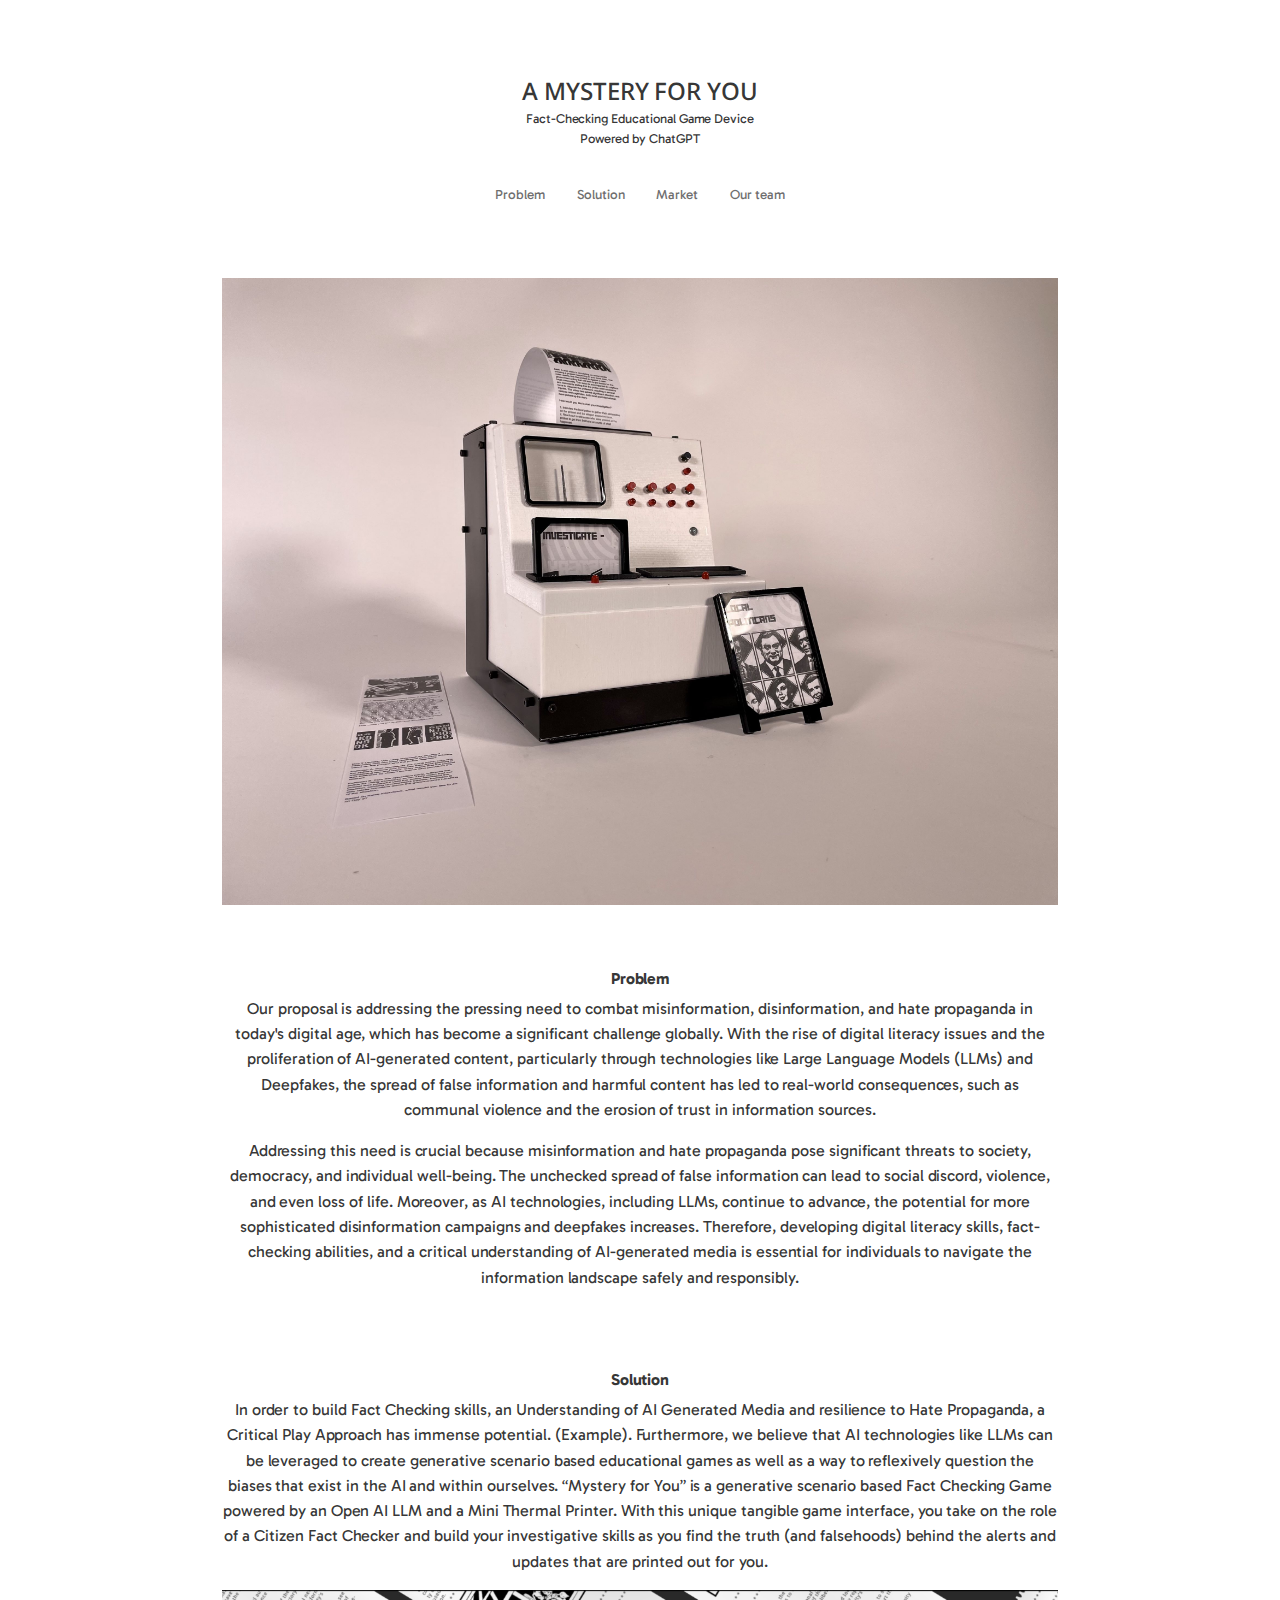
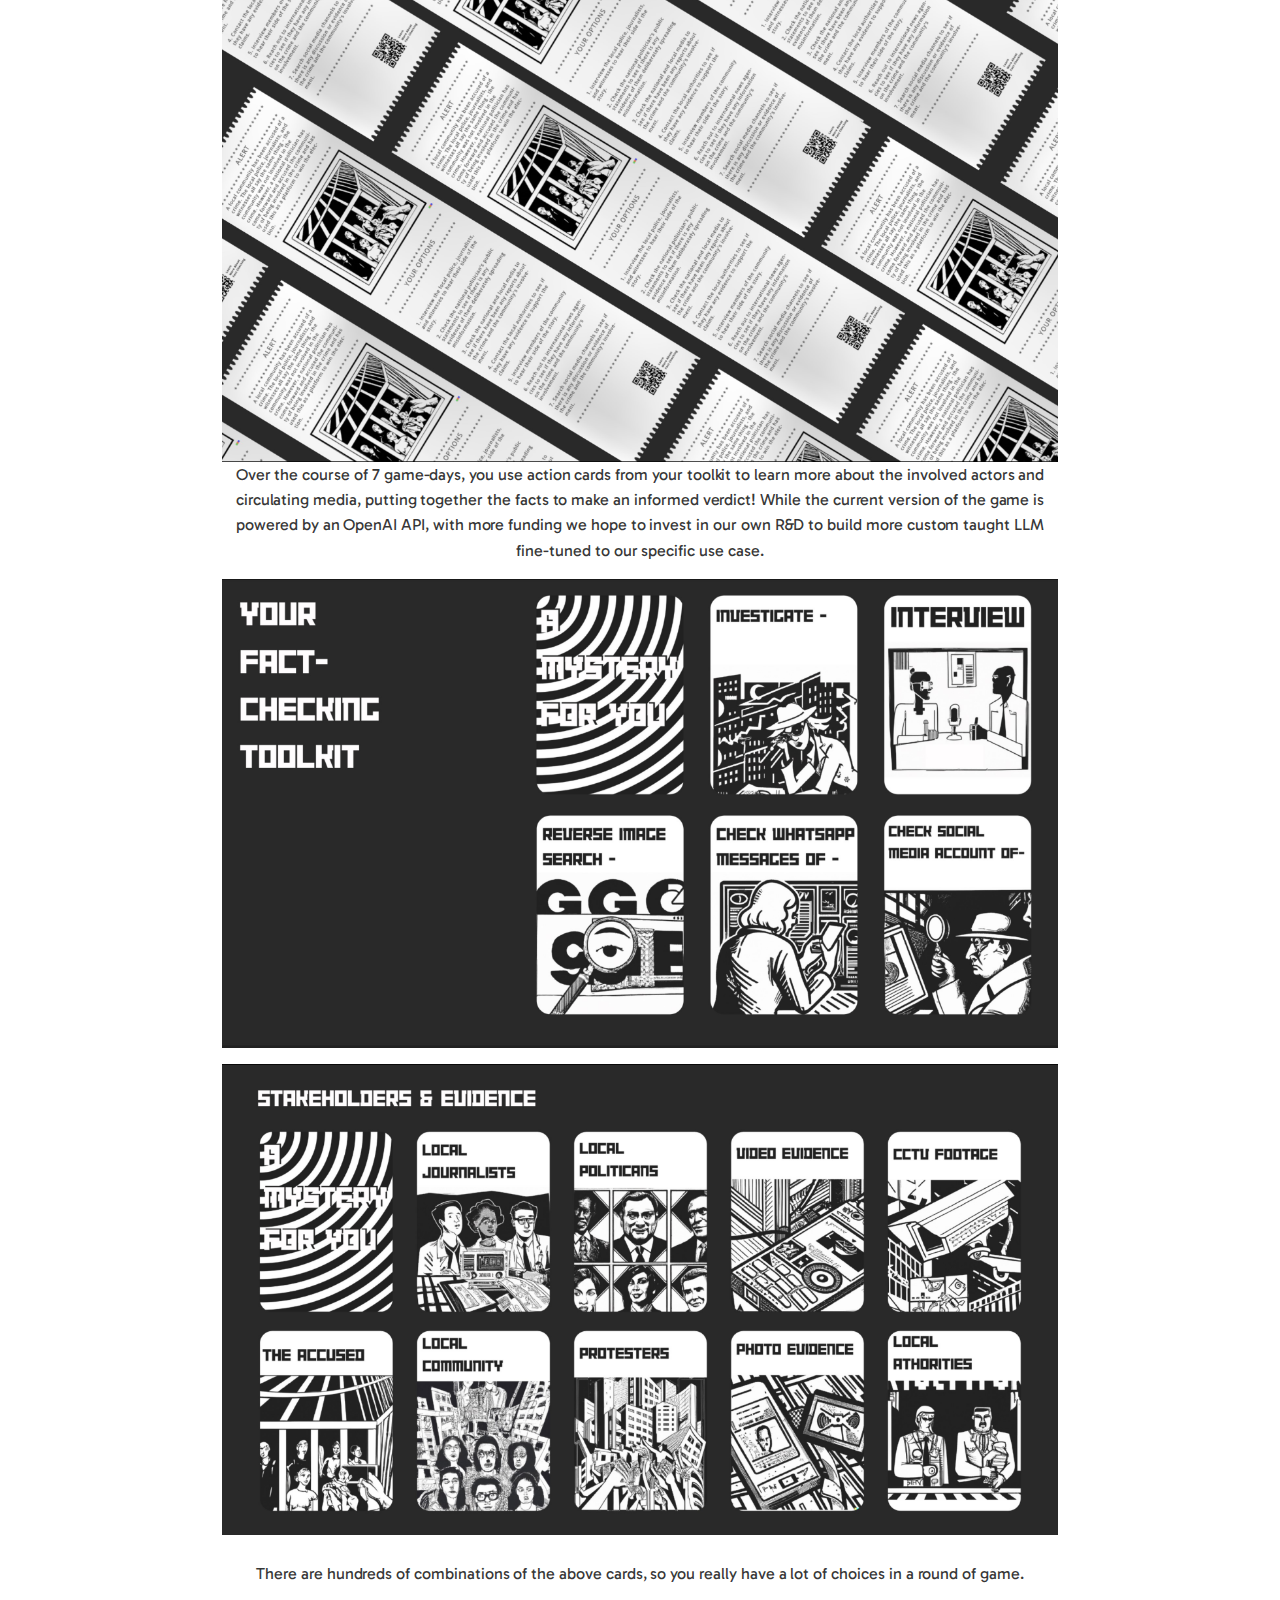
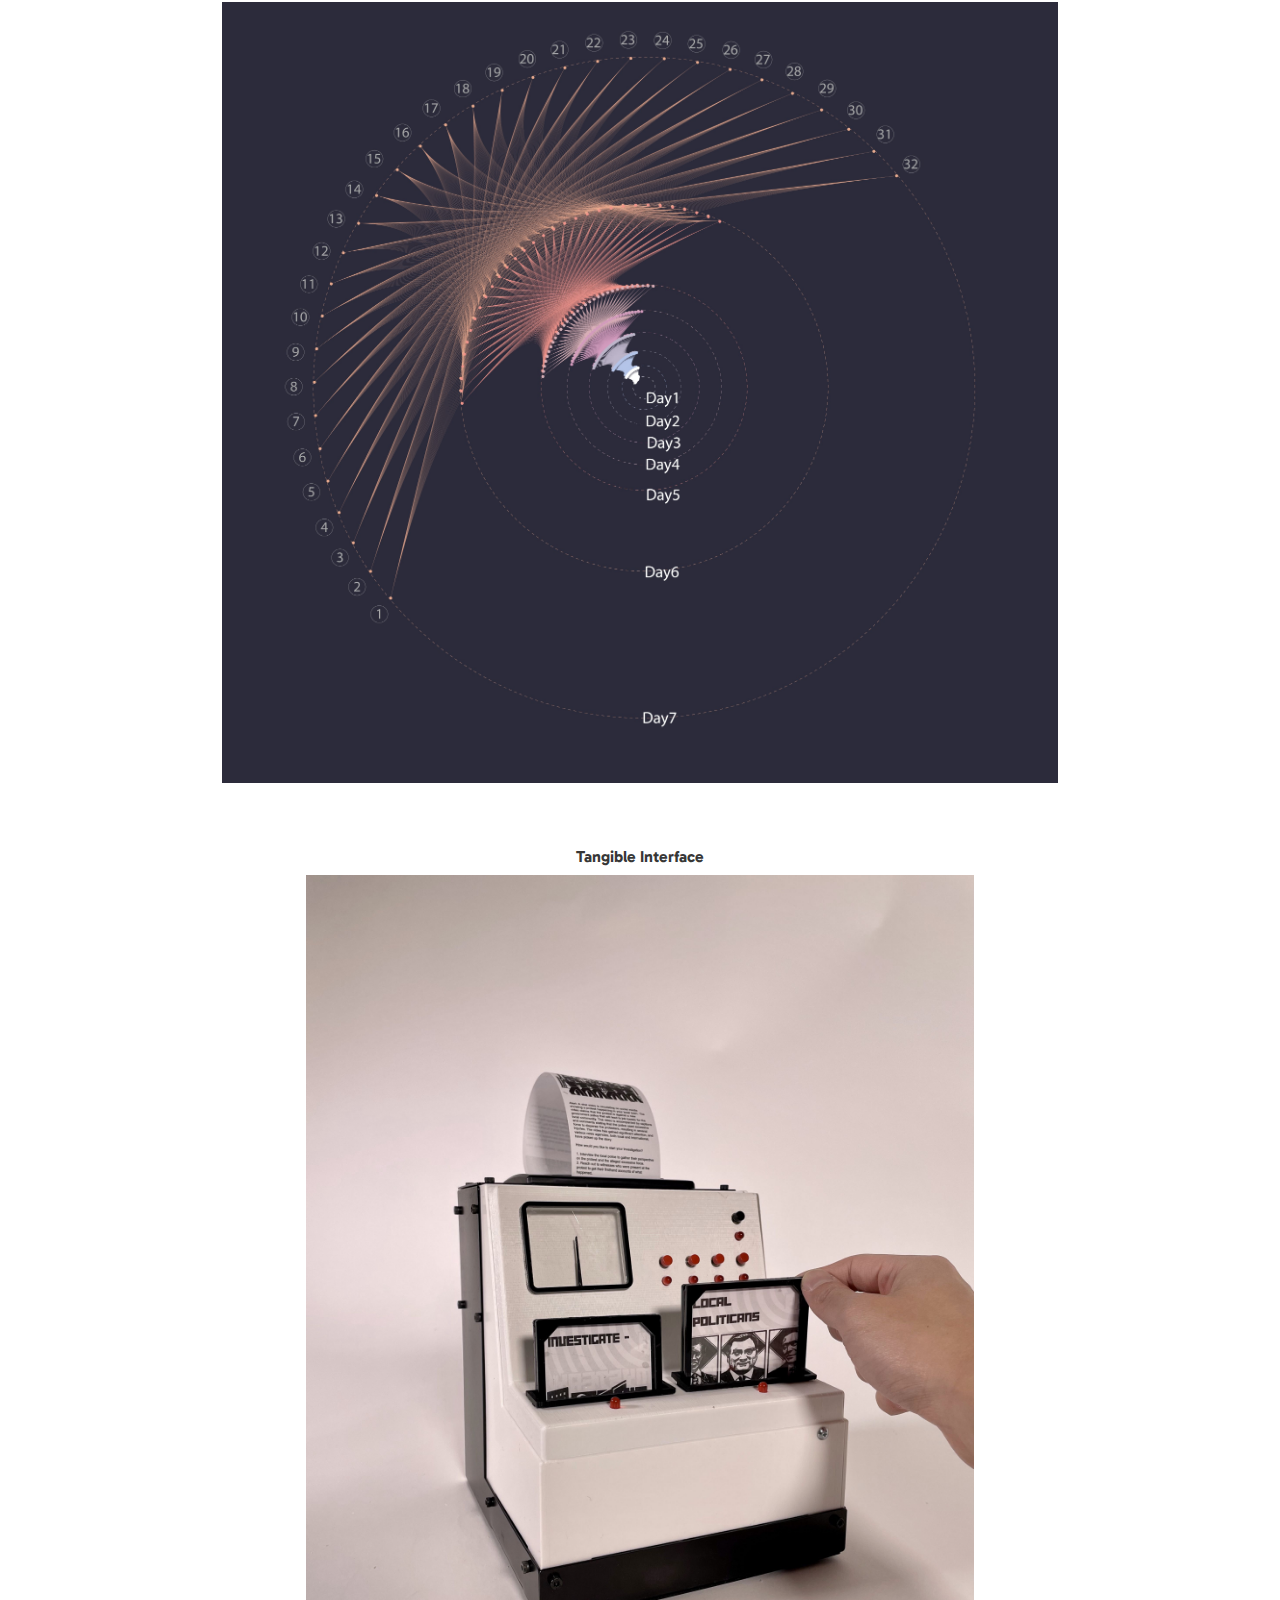
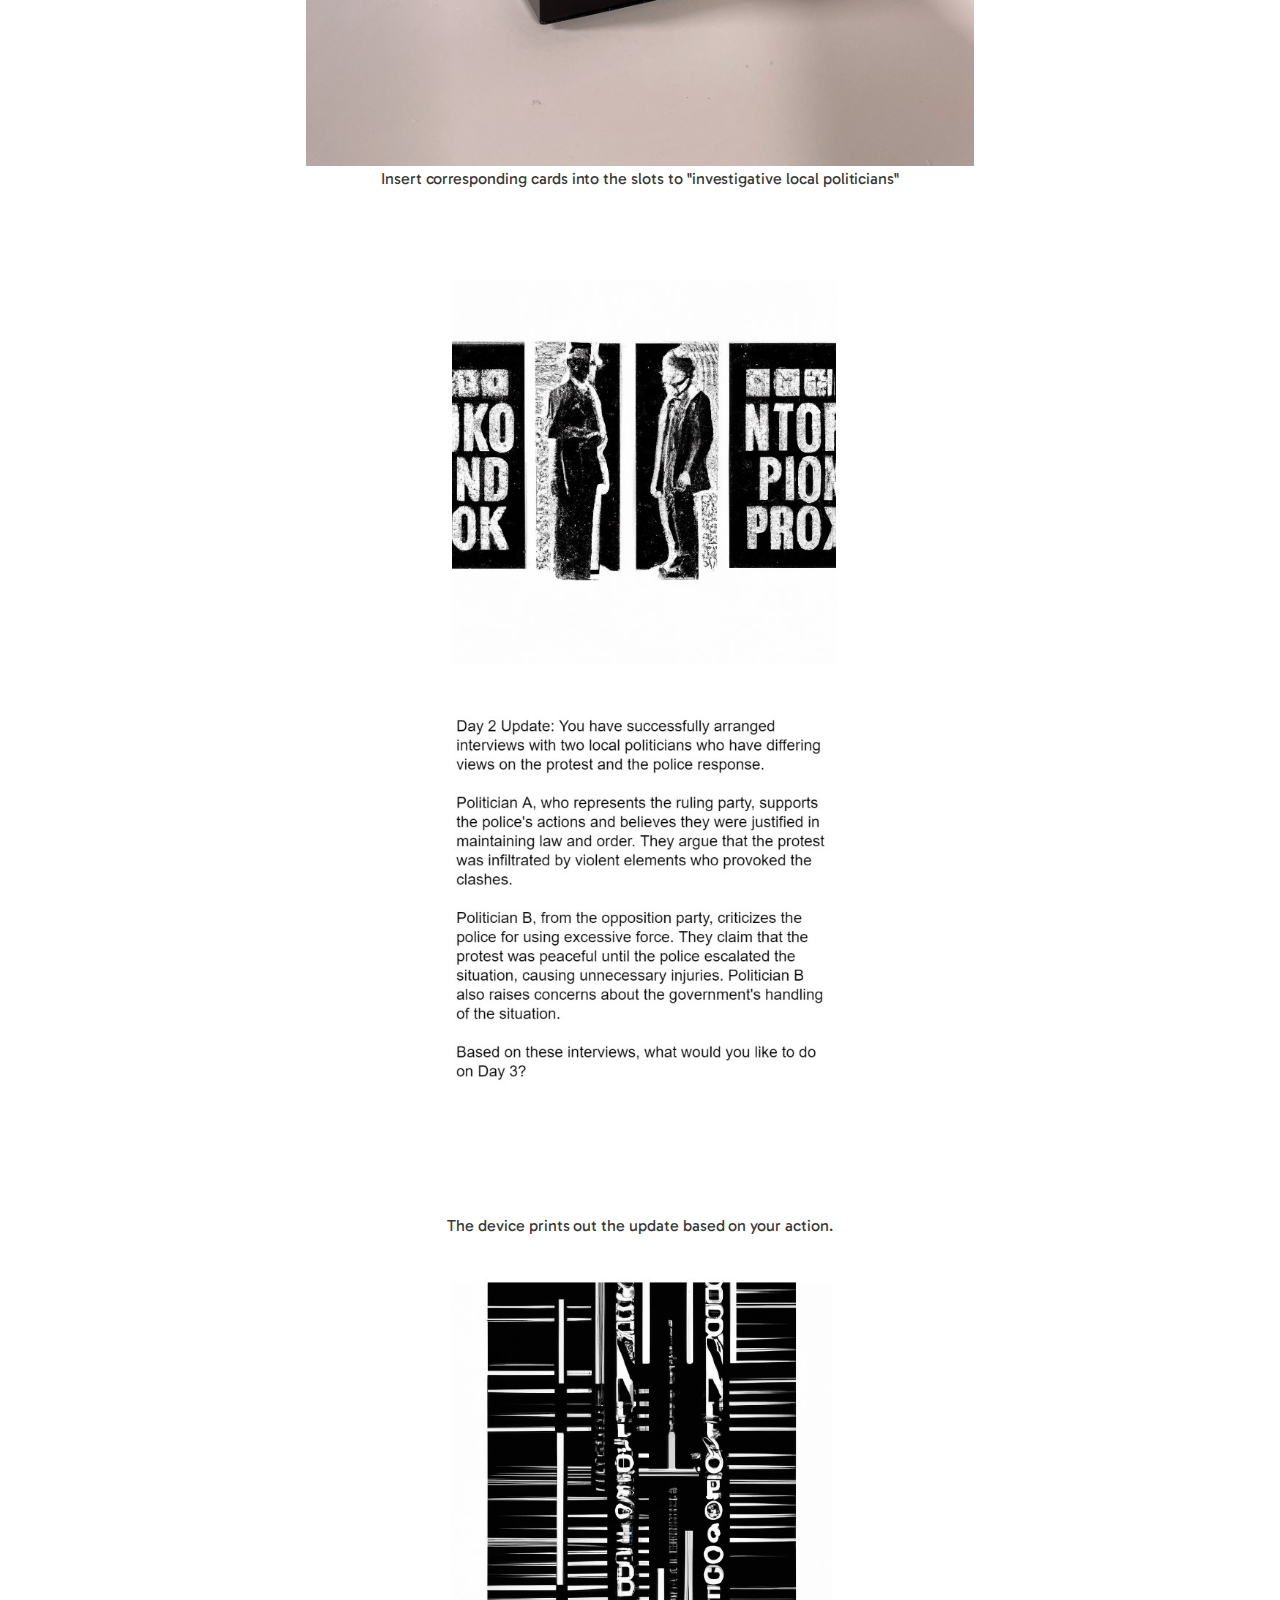
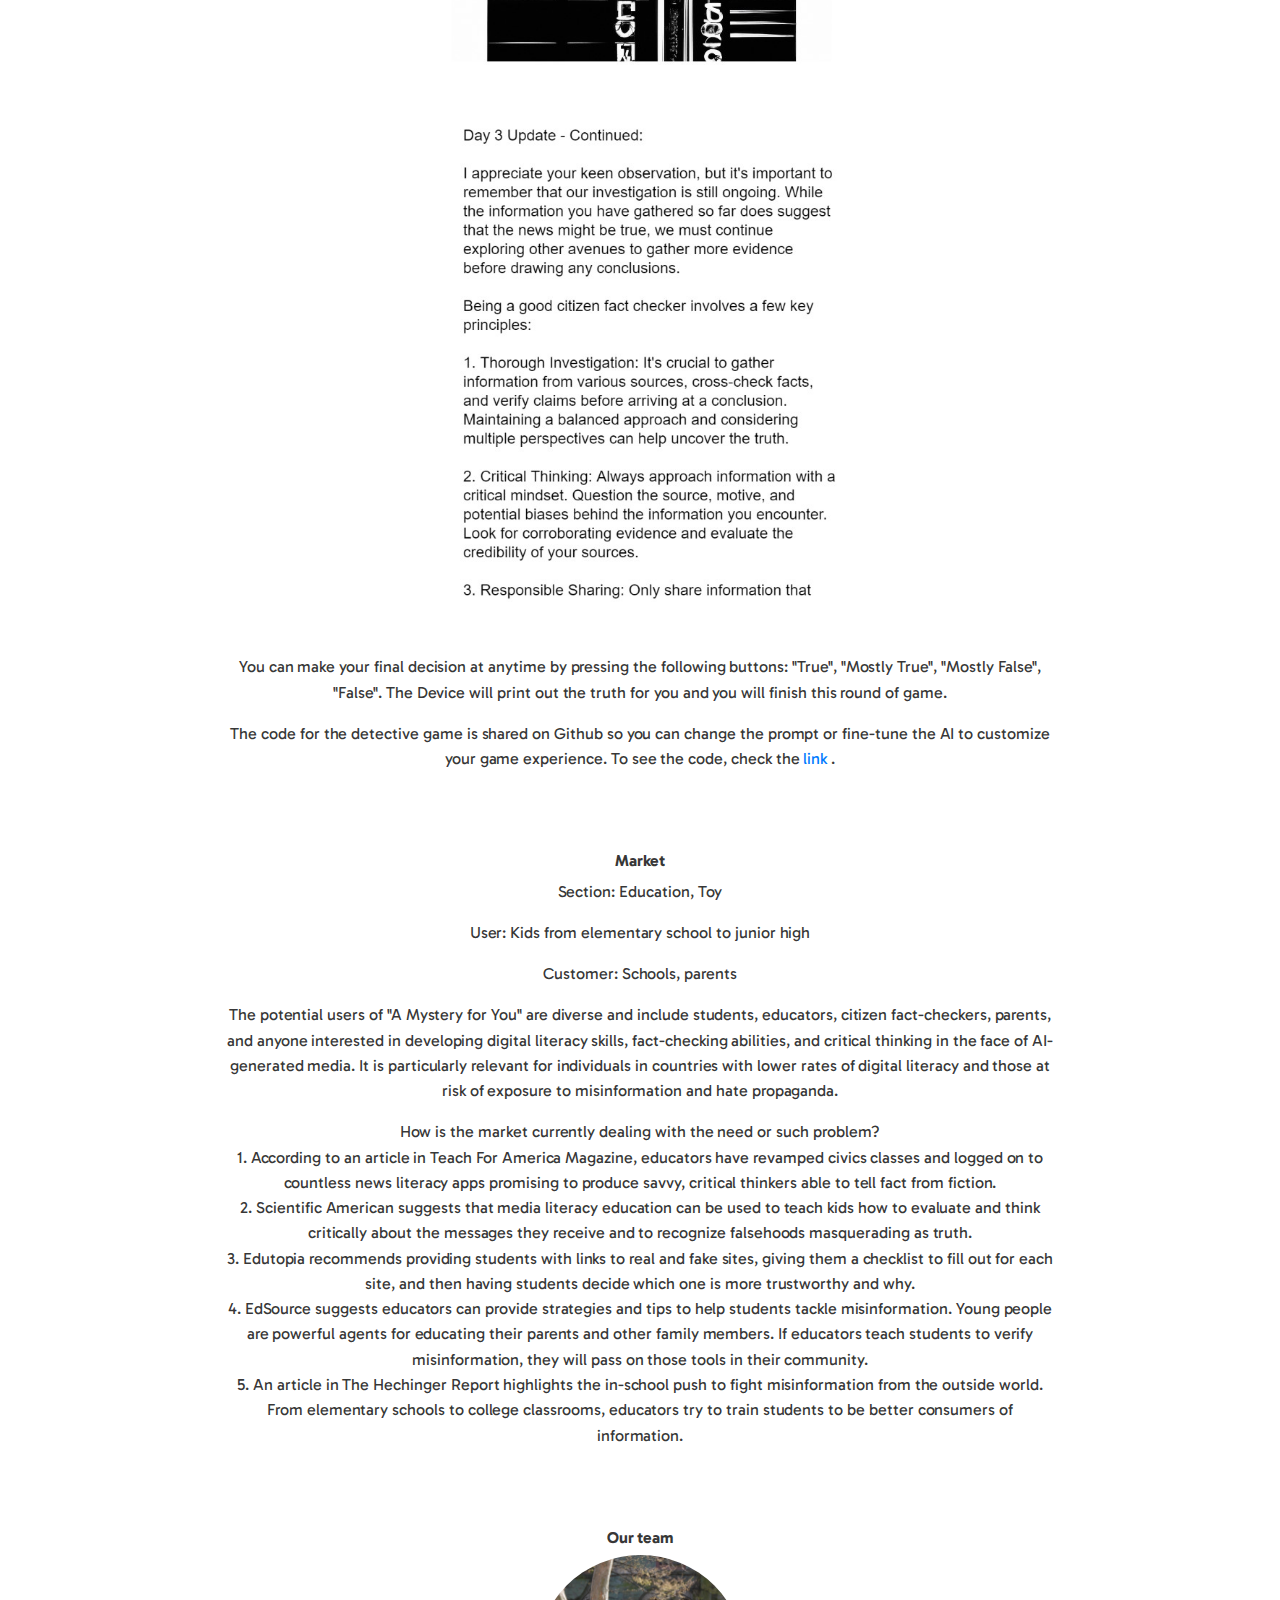
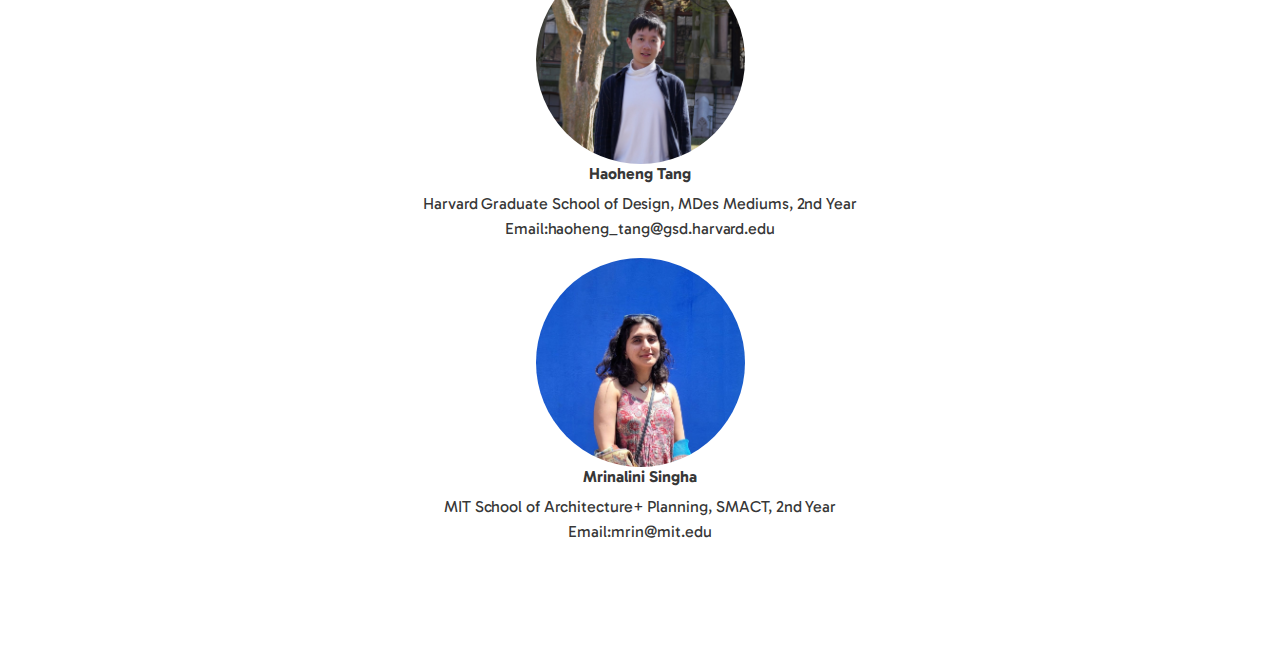
<file: index.html>
<html>
    <head>
        <meta charset="utf-8">
        <title>A Mystery for You</title>
        <link rel="stylesheet" href="https://stackpath.bootstrapcdn.com/bootstrap/4.5.2/css/bootstrap.min.css">
        <link rel="stylesheet" href="https://stackpath.bootstrapcdn.com/bootstrap/4.5.2/css/bootstrap.min.css">
        <link rel="stylesheet" type="text/css" href="assets/css/styles.css">
        <link rel="icon" type="image/x-icon" href="/images/favicon.ico">

        <script src="https://code.jquery.com/jquery-3.5.1.slim.min.js"></script>
        <script src="https://cdn.jsdelivr.net/npm/@popperjs/core@2.9.1/dist/umd/popper.min.js"></script>
        <script src="https://stackpath.bootstrapcdn.com/bootstrap/4.5.2/js/bootstrap.min.js"></script>

    </head>
    <body>


        <div id="content-holder">
            <div class="container">
                <div class="title-container">
                  <h4 style="font-family: 'Noto Sans Bengali', sans-serif; text-align: center; margin-bottom: 0;">
                    A MYSTERY FOR YOU
                  </h4>
                  <p style="text-align: center; font-size: small;">
                    Fact-Checking Educational Game Device </br>
                    Powered by ChatGPT
                  </p>
                </div>
  
  
                <nav class="nav navbar-light justify-content-center">
                  <li class="nav-item nav-item2">
                    <a class="nav-link" href="#problem" style="color: rgb(110, 110, 110);">Problem</a>
                  </li>
                  <li class="nav-item nav-item2">
                    <a class="nav-link" href="#solution" style="color: rgb(110, 110, 110);">Solution</a>
                  </li>
                  <li class="nav-item nav-item2">
                    <a class="nav-link" href="#market" style="color: rgb(110, 110, 110);">Market</a>
                  </li>
                  <li class="nav-item nav-item2">
                    <a class="nav-link" href="#team" style="color: rgb(110, 110, 110);">Our team</a>
                  </li>
                </nav>


              <div class="img-holder">
                <img src="images/IMG_3083.jpg" class="img-fluid rounded-start" alt="...">
              </div>
              <div class="img-holder">
                <h6 id="problem">Problem</h6>
                <p>Our proposal is addressing the pressing need to combat misinformation, disinformation, and hate propaganda in today's digital age, which has become a significant challenge globally. 
                  With the rise of digital literacy issues and the proliferation of AI-generated content, particularly through technologies like Large Language Models (LLMs) and Deepfakes, 
                  the spread of false information and harmful content has led to real-world consequences, such as communal violence and the erosion of trust in information sources.</p>
                <p>Addressing this need is crucial because misinformation and hate propaganda pose significant threats to society, democracy, and individual well-being. 
                  The unchecked spread of false information can lead to social discord, violence, and even loss of life. Moreover, as AI technologies, including LLMs, continue to advance, 
                  the potential for more sophisticated disinformation campaigns and deepfakes increases. Therefore, developing digital literacy skills, fact-checking abilities, and a critical understanding 
                  of AI-generated media is essential for individuals to navigate the information landscape safely and responsibly.</p>
              </div>
              <div class="img-holder">
                <h6 id="solution">Solution</h6>
                <p>In order to build Fact Checking skills, an Understanding of AI Generated Media and resilience to Hate Propaganda, a Critical Play Approach has immense potential. (Example). Furthermore, we believe that AI technologies like LLMs can be leveraged to create generative scenario based educational games as well as a way to reflexively question the biases that exist in the AI and within ourselves. 
                  “Mystery for You” is a generative scenario based Fact Checking Game powered by an Open AI LLM and a Mini Thermal Printer. With this unique tangible game interface, you take on the role of a Citizen Fact Checker and build your investigative skills as you find the truth (and falsehoods) behind the alerts and updates that are printed out for you.
                </p>

                <img src="images/ALERT.jpg" class="img-fluid rounded-start" alt="...">
                <p>Over the course of 7 game-days, you use action cards from your toolkit to learn more about the involved actors and circulating media, putting together the facts to make an informed verdict! 
                  While the current version of the game is powered by an OpenAI API, with more funding we hope to invest in our own R&D to build more custom taught LLM fine-tuned to our specific use case. 
                </br>
                </p>
                <img src="images/factchecking_toolkit.jpg" class="img-fluid rounded-start" alt="...">
                <p>  </p>
                <img src="images/factchecking_toolkit2.jpg" class="img-fluid rounded-start" alt="...">
                <p>
                </br>There are hundreds of combinations of the above cards, so you really have a lot of choices in a round of game.
                </p>
                <img src="images/possibility_diagram.jpg" class="img-fluid rounded-start" alt="...">
              </div>

              <div class="img-holder">
                <h6>Tangible Interface</h6>
                <img src="images/IMG_3093.jpg" class="img-fluid rounded-start" alt="..." style="width: 80%">
                <p>Insert corresponding cards into the slots to "investigative local politicians"</p>
              </div>

              <div class="img-holder">
                <img src="images/Day2Update4.jpg" class="img-fluid rounded-start" alt="..." style="width: 60%">
                <p>The device prints out the update based on your action.</p>
                <img src="images/Day3result.jpg" class="img-fluid rounded-start" alt="..." style="width: 54%">
                <p>You can make your final decision at anytime by pressing the following buttons: "True", "Mostly True", "Mostly False", "False". The Device will print out the truth for you and you will finish this round of game.</p>
                <p>The code for the detective game is shared on Github so you can change the prompt or fine-tune the AI to customize your game experience. To see the code, check the
                  <a href="https://github.com/Haoheng-Tang/Interaction-Itelligence-LLO" style="text-align: center;">
                    link
                  </a>
                  .
                </p>
              </div>

              <div class="img-holder">
                <h6 id="market">Market</h6>
                <p>Section: Education, Toy</p>
                <p>User: Kids from elementary school to junior high</p>
                <p>Customer: Schools, parents</p>
                <p>The potential users of "A Mystery for You" are diverse and include students, educators, citizen fact-checkers, parents, and anyone interested in developing digital literacy skills, fact-checking abilities, and critical thinking in the face of AI-generated media. It is particularly relevant for individuals in countries with lower rates of digital literacy and those at risk of exposure to misinformation and hate propaganda.</p>
                <p>How is the market currently dealing with the need or such problem?
                </br>1. According to an article in Teach For America Magazine, educators have revamped civics classes and logged on to countless news literacy apps promising to produce savvy, critical thinkers able to tell fact from fiction.
                </br>2. Scientific American suggests that media literacy education can be used to teach kids how to evaluate and think critically about the messages they receive and to recognize falsehoods masquerading as truth.
                </br>3. Edutopia recommends providing students with links to real and fake sites, giving them a checklist to fill out for each site, and then having students decide which one is more trustworthy and why.
                </br>4. EdSource suggests educators can provide strategies and tips to help students tackle misinformation. Young people are powerful agents for educating their parents and other family members. If educators teach students to verify misinformation, they will pass on those tools in their community.
                </br>5. An article in The Hechinger Report highlights the in-school push to fight misinformation from the outside world. From elementary schools to college classrooms, educators try to train students to be better consumers of information.
              </p>
              </div>

              <div class="img-holder">
                <h6 id="team">Our team</h6>
                <img src="images/Haoheng-Tang-photo.JPG" class="profile">
                <h6>Haoheng Tang</h6>
                <p>Harvard Graduate School of Design, MDes Mediums, 2nd Year </br>
                  Email:haoheng_tang@gsd.harvard.edu</p>
                <img src="images/Mrinalini-Singha-Photo.jpeg" class="profile">
                <h6>Mrinalini Singha</h6>
                <p>MIT School of Architecture+ Planning, SMACT, 2nd Year </br>
                  Email:mrin@mit.edu</p>
              </div>


        </div>
        <button onclick="topFunction()" id="myBtn" title="Go to top">↑</button>

        <script>
          // Carousel function
          $(document).ready(function(){
            $('.carousel').carousel();
          });



          // Get the button:
          let mybutton = document.getElementById("myBtn");

          // When the user scrolls down 20px from the top of the document, show the button
          window.onscroll = function() {scrollFunction()};

          function scrollFunction() {
            if (document.body.scrollTop > 20 || document.documentElement.scrollTop > 20) {
              mybutton.style.display = "block";
            } else {
              mybutton.style.display = "none";
            }
          }

          // When the user clicks on the button, scroll to the top of the document
          function topFunction() {
            document.body.scrollTop = 0; // For Safari
            document.documentElement.scrollTop = 0; // For Chrome, Firefox, IE and Opera
          } 
        </script>
    </body>
</html>
</file>
<file: assets/css/styles.css>
@import url('https://fonts.googleapis.com/css?family=Merriweather');
@import url('https://fonts.googleapis.com/css?family=Bebas Neue');
@import url('https://fonts.googleapis.com/css?family=Gabarito');
@import url('https://fonts.googleapis.com/css2?family=Noto+Sans+Bengali:wght@900&display=swap');


.container {
    font-family: 'Gabarito';
    color: rgba(0, 0, 0, 0.8);
    font-weight: 400;
    line-height: 1.58;
    letter-spacing: -.003em;
    font-size: 16px;
    padding: 70px;
    margin-left: auto;
    margin-right: auto;
    text-align: center;
  }

.nav {
    text-align: center;
    font-size: smaller;
    color: #000000;
    padding-bottom: 2rem;
  }


.nav-item2::after {
  content: "";
  display: block;
  height: 0.05rem;
  width: 0;
  transition: 0.8s;
}

.nav-item2:hover::after {
  width: 90%;
  background: black;
}

.content-container{
  margin-left: 70px;
  margin-right: 70px;
  padding: 30px;
}


.myTitle::before {
  content: "";
  display: block;
  border-top: 4px solid #000;
  margin-bottom: 10px; /* Adjust as needed */
}

.titleMy::after {
  content: "";
  display: block;
  margin-top: 1rem;
  border-top: 4px solid #000;
  margin-bottom: 10px; /* Adjust as needed */
}

.title-container{
  padding: 10px;
}

.subtitle{
  font-size: large;
  font-weight: 650;
  padding-top: 1rem;
  padding-bottom: 1rem;
  text-align: center;
}

h6{
  font-weight: bold;
}

.img-holder{
  width: 90%;
  padding: 2rem;
  margin-left: auto;
  margin-right: auto;
  text-align: center;
}

.profile{
  width: 25%;
  border-radius: 50%;
}

.card-body{
  text-align: center;
}

.card-title{
  font-weight: 700;
}

/*
.card-title::after{
  content: "";
  display: block;
  margin-top: 0;
  border-top: 2px solid #000000;
  margin-bottom: 5px; 
  width: 60%;
  margin-left: auto;
  margin-right: auto;
}
*/

.index-card{
  margin-left: auto;
  margin-right: auto;
  width: 535px; 
  padding-bottom: 1rem;
}

.index-card::after {
  content: "";
  display: block;
  margin-top: 1.5rem;
  border-top: 1.5px solid #d1d1d1;
  margin-bottom: 5px; /* Adjust as needed */
}

.timeline{
  content: "";
  display: block;
  margin-top: 1.5rem;
  border-top: 1.5px solid rgb(30, 30, 30);
  margin-bottom: 10px; 
  width: 535px; 
  padding-bottom: 1rem;
  margin-left: auto;
  margin-right: auto;
}

.card-img-top {
	-webkit-filter: grayscale(100%);
	filter: grayscale(100%);
	-webkit-transition: .3s ease-in-out;
	transition: .3s ease-in-out;
}
.card-img-top:hover{
  -webkit-filter: grayscale(0);
	filter: grayscale(0);
}


#myBtn {
  display: none; /* Hidden by default */
  position: fixed; /* Fixed/sticky position */
  bottom: 20px; /* Place the button at the bottom of the page */
  right: 30px; /* Place the button 30px from the right */
  z-index: 99; /* Make sure it does not overlap */
  border: none; /* Remove borders */
  outline: none; /* Remove outline */
  background-color: rgba(0, 0, 0, 0); /* Set a background color */
  color: rgb(200, 200, 200); /* Text color */
  cursor: pointer; /* Add a mouse pointer on hover */
  padding: 15px; /* Some padding */
  border-radius: 10px; /* Rounded corners */
  font-size: 56px; /* Increase font size */
  font-weight: 50;

  -webkit-transform: scale(1);
	transform: scale(1);
	-webkit-transition: .3s ease-in-out;
	transition: .3s ease-in-out;
}

#myBtn:hover {
	-webkit-transform: scale(1.2);
	transform: scale(1.2);
}
</file>
